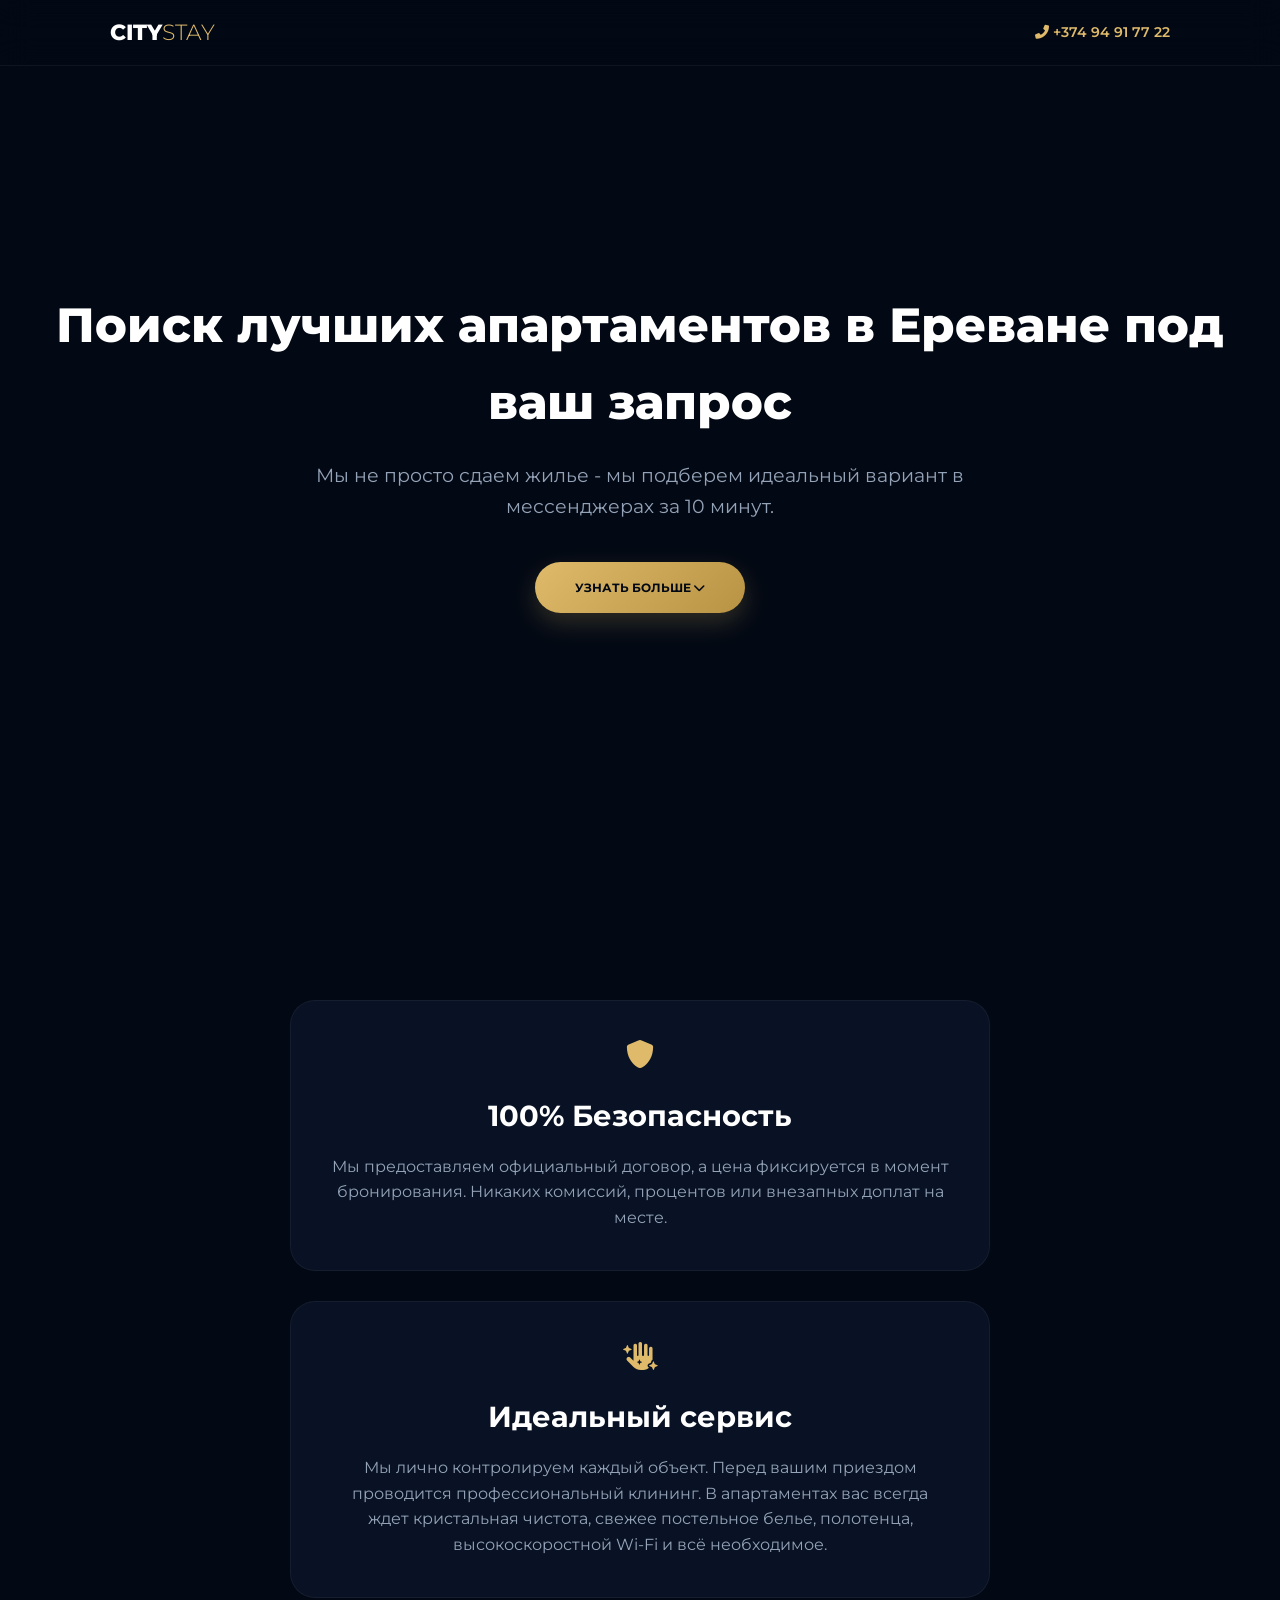
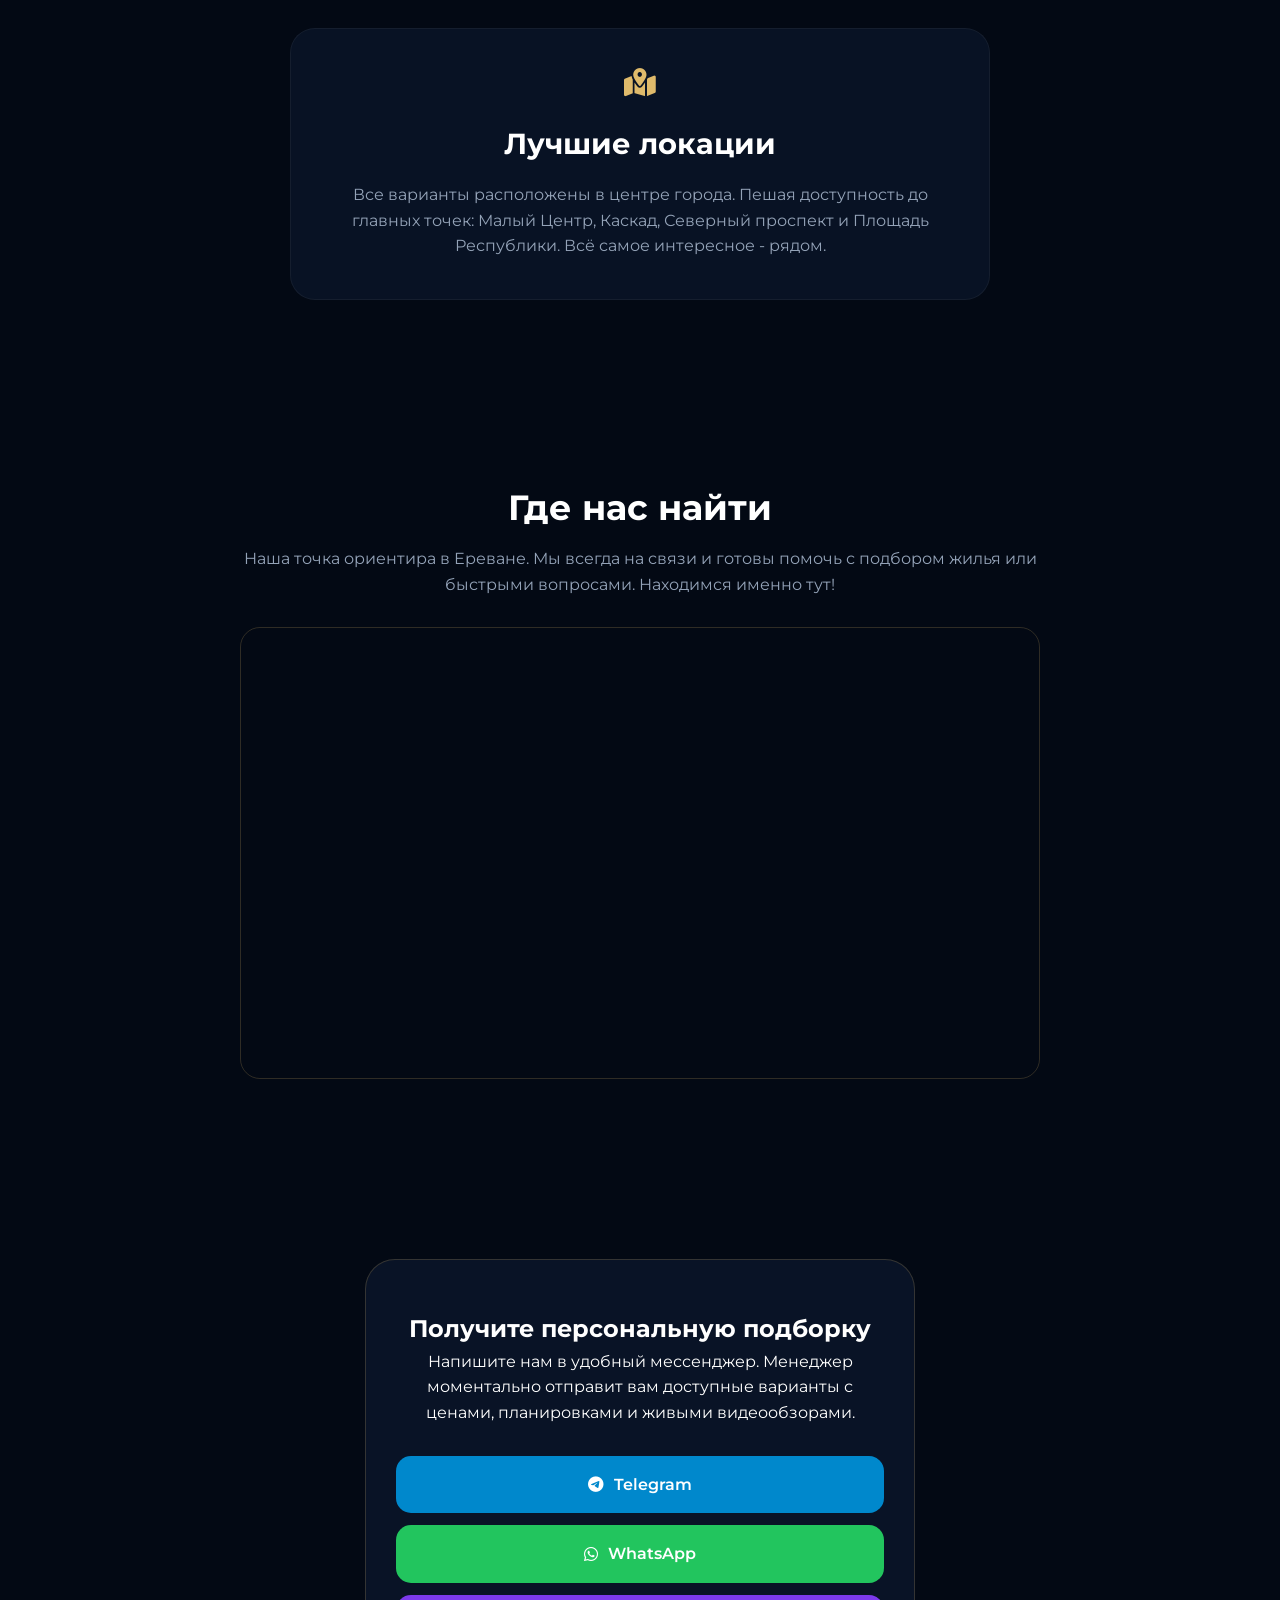
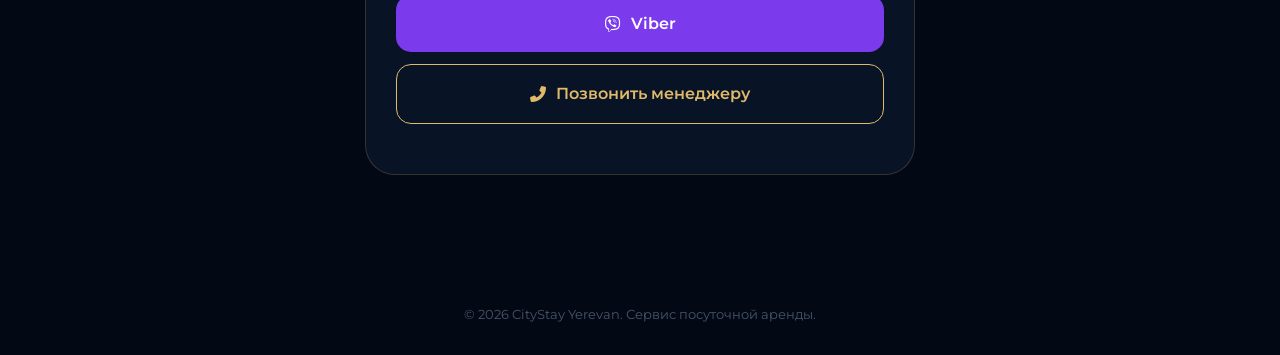
<file: index.html>
<!DOCTYPE html>
<html lang="ru">
<head>
    <meta charset="UTF-8">
    <meta name="viewport" content="width=device-width, initial-scale=1.0">
    <title>CityStay Yerevan - Аренда уютных квартир</title>
    <link rel="preconnect" href="https://fonts.googleapis.com">
    <link rel="preconnect" href="https://fonts.gstatic.com" crossorigin>
    <link href="https://fonts.googleapis.com/css2?family=Montserrat:wght@300;400;500;600;700;800&display=swap" rel="stylesheet">
    <link rel="stylesheet" href="style.css">
    <link rel="stylesheet" href="https://cdnjs.cloudflare.com/ajax/libs/font-awesome/6.0.0/css/all.min.css">
</head>
<body>

    <header class="navbar">
        <div class="nav-container">
            <a href="#" class="logo-text">City<span>Stay</span></a>
            <a href="tel:+37494917722" class="nav-phone"><i class="fas fa-phone-alt"></i> +374 94 91 77 22</a>
        </div>
    </header>

    <section class="hero-screen">
        <div class="hero-content">
            <h1 class="fade-in-up">Поиск лучших апартаментов в Ереване под ваш запрос</h1>
            <p class="hero-subtitle fade-in-up delay-1">Мы не просто сдаем жилье - мы подберем идеальный вариант в мессенджерах за 10 минут.</p>
            <a href="#features-section" class="btn-gold fade-in-up delay-2">Узнать больше <i class="fas fa-chevron-down"></i></a>
        </div>
    </section>

    <section id="features-section" class="features-container-fluid">
        <div class="features-wrapper">
            
            <div class="scroll-card reveal-box">
                <div class="icon-box">
                    <i class="fas fa-shield-alt gold-icon"></i>
                </div>
                <h2>100% Безопасность</h2>
                <p>Мы предоставляем официальный договор, а цена фиксируется в момент бронирования. Никаких комиссий, процентов или внезапных доплат на месте.</p>
            </div>

            <div class="scroll-card reveal-box">
                <div class="icon-box">
                    <i class="fas fa-hand-sparkles gold-icon"></i>
                </div>
                <h2>Идеальный сервис</h2>
                <p>Мы лично контролируем каждый объект. Перед вашим приездом проводится профессиональный клининг. В апартаментах вас всегда ждет кристальная чистота, свежее постельное белье, полотенца, высокоскоростной Wi-Fi и всё необходимое.</p>
            </div>

            <div class="scroll-card reveal-box">
                <div class="icon-box">
                    <i class="fas fa-map-marked-alt gold-icon"></i>
                </div>
                <h2>Лучшие локации</h2>
                <p>Все варианты расположены в центре города. Пешая доступность до главных точек: Малый Центр, Каскад, Северный проспект и Площадь Республики. Всё самое интересное - рядом.</p>
            </div>

        </div>
    </section>

    <section class="map-section">
        <div class="map-container reveal-box">
            <h2>Где нас найти</h2>
            <p>Наша точка ориентира в Ереване. Мы всегда на связи и готовы помочь с подбором жилья или быстрыми вопросами. Находимся именно тут!</p>
            <div class="map-wrapper">
                <iframe src="https://yandex.ru/map-widget/v1/?ll=44.512176%2C40.164821&z=17&l=map&pt=44.512176,40.164821,pm2dol" width="100%" height="450" frameborder="0" allowfullscreen="true"></iframe>
            </div>
        </div>
    </section>

    <section id="contact" class="contact-screen">
        <div class="booking-card reveal-box">
            <h2>Получите персональную подборку</h2>
            <p>Напишите нам в удобный мессенджер. Менеджер моментально отправит вам доступные варианты с ценами, планировками и живыми видеообзорами.</p>
            
            <div class="social-links">
                <a href="https://t.me/CityStayErevan" target="_blank" class="social-btn telegram">
                    <i class="fab fa-telegram-plane"></i> Telegram
                </a>
                <a href="https://wa.me/37494917722" target="_blank" class="social-btn whatsapp">
                    <i class="fab fa-whatsapp"></i> WhatsApp
                </a>
                <a href="viber://chat?number=%2B37494917722" class="social-btn viber">
                    <i class="fab fa-viber"></i> Viber
                </a>
                <a href="tel:+37494917722" class="social-btn phone">
                    <i class="fas fa-phone-alt"></i> Позвонить менеджеру
                </a>
            </div>
        </div>
    </section>

    <footer>
        <p>&copy; 2026 CityStay Yerevan. Сервис посуточной аренды.</p>
    </footer>

    <script>
        const observer = new IntersectionObserver((entries) => {
            entries.forEach((entry) => {
                if (entry.isIntersecting) {
                    entry.target.classList.add('active');
                }
            });
        }, { threshold: 0.10 });

        document.querySelectorAll('.reveal-box').forEach((box) => {
            observer.observe(box);
        });
    </script>
</body>
</html>
</file>
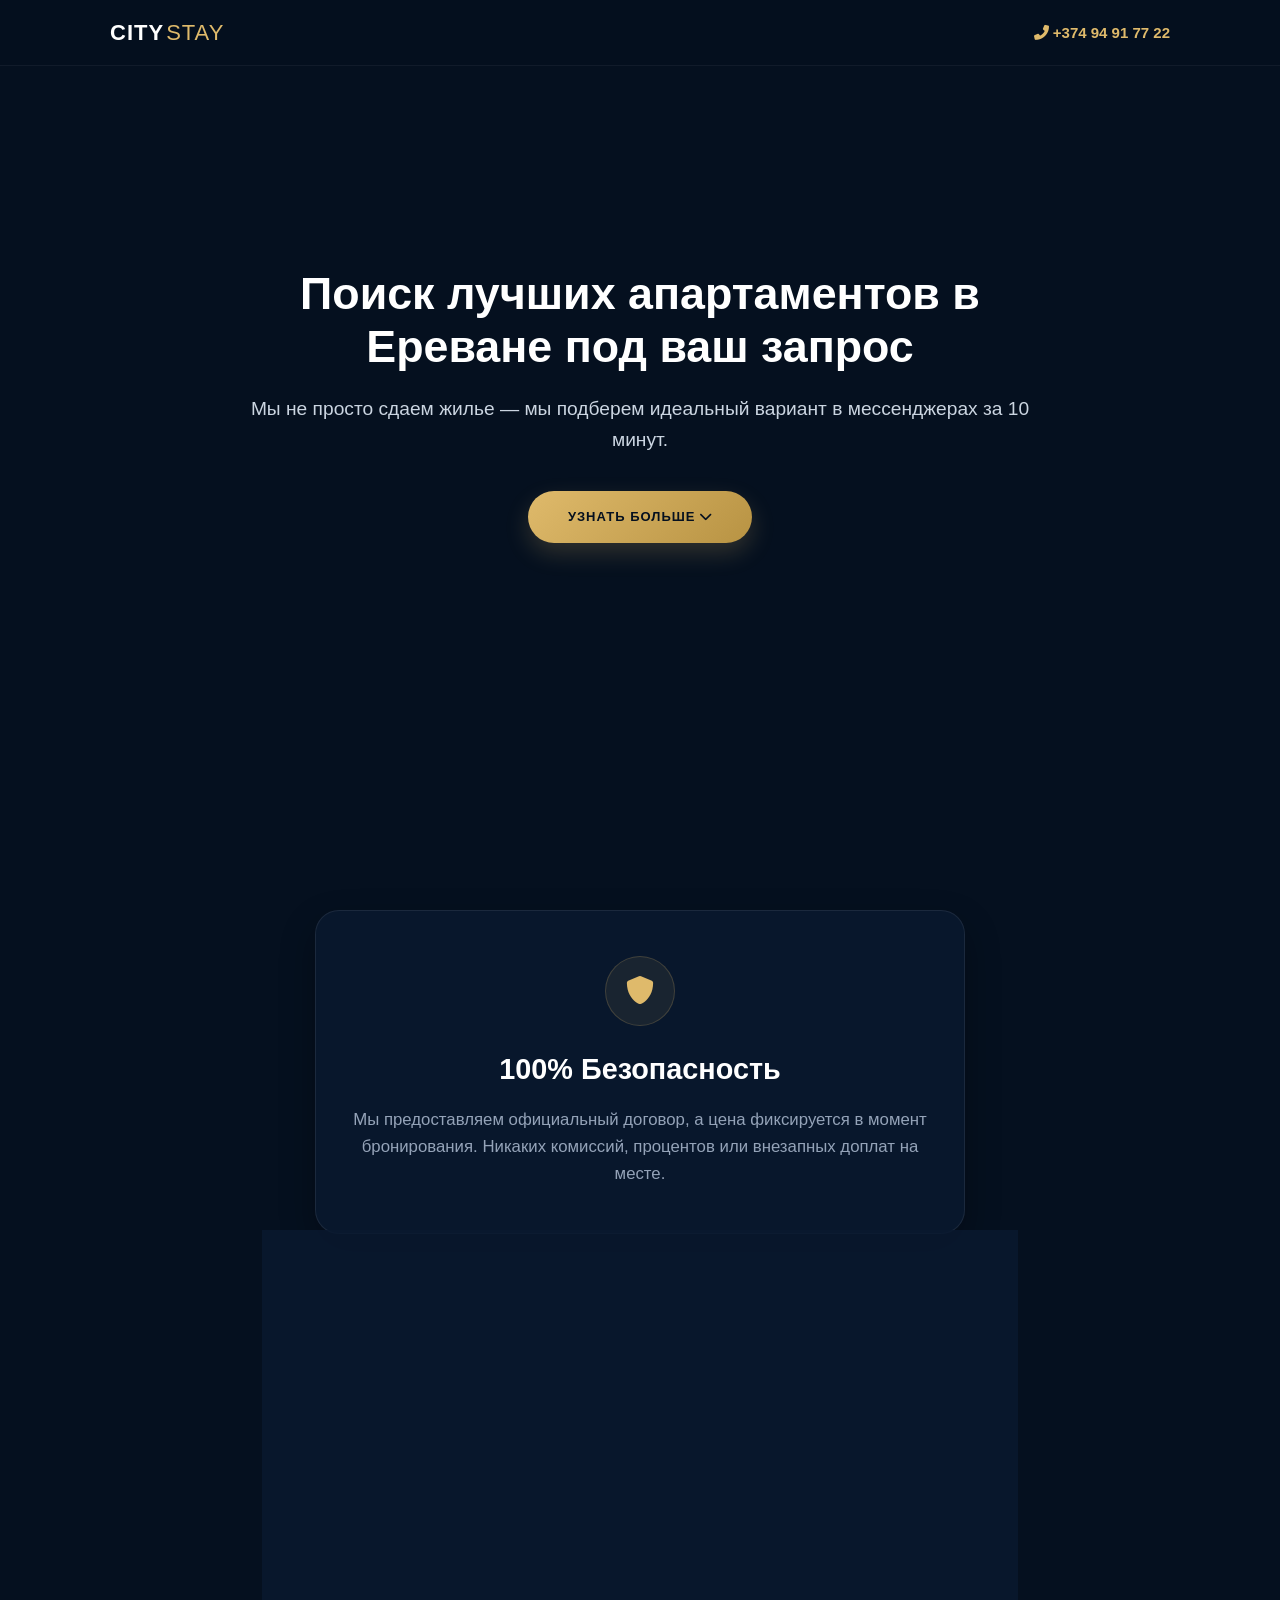
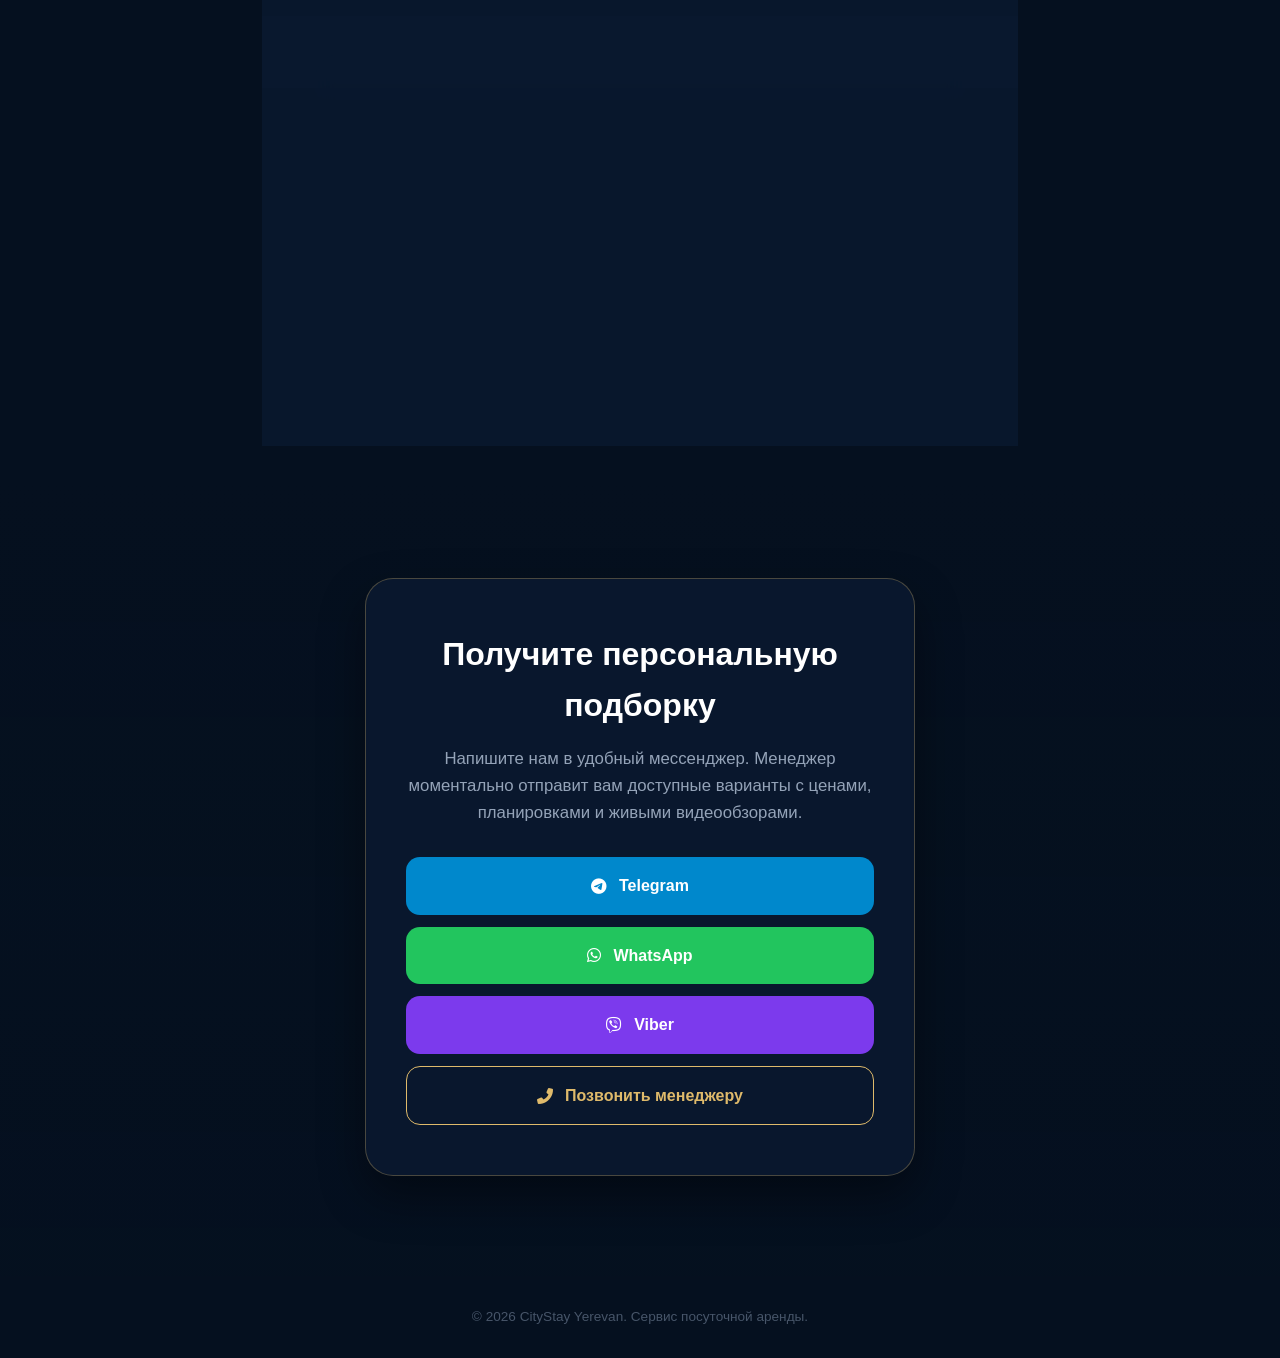
<file: citystay_site/index.html>
<!DOCTYPE html>
<html lang="ru">
<head>
    <meta charset="UTF-8">
    <meta name="viewport" content="width=device-width, initial-scale=1.0">
    <title>CityStay Yerevan — Аренда уютных квартир</title>
    <link rel="stylesheet" href="style.css">
    <link rel="stylesheet" href="https://cdnjs.cloudflare.com/ajax/libs/font-awesome/6.0.0/css/all.min.css">
</head>
<body>

    <!-- Шапка с текстовым логотипом -->
    <header class="navbar">
        <div class="nav-container">
            <a href="#" class="logo-text">City<span>Stay</span></a>
            <a href="tel:+37494917722" class="nav-phone"><i class="fas fa-phone-alt"></i> +374 94 91 77 22</a>
        </div>
    </header>

    <!-- Главный экран -->
    <section class="hero-screen">
        <div class="hero-content">
            <h1 class="fade-in-up">Поиск лучших апартаментов в Ереване под ваш запрос</h1>
            <p class="hero-subtitle fade-in-up delay-1">Мы не просто сдаем жилье — мы подберем идеальный вариант в мессенджерах за 10 минут.</p>
            <a href="#features-section" class="btn-gold fade-in-up delay-2">Узнать больше <i class="fas fa-chevron-down"></i></a>
        </div>
    </section>

    <!-- Блок преимуществ -->
    <section id="features-section" class="features-container-fluid">
        <div class="features-wrapper">
            
            <!-- Карточка 1 -->
            <div class="scroll-card reveal-box">
                <div class="icon-box">
                    <i class="fas fa-shield-alt gold-icon"></i>
                </div>
                <h2>100% Безопасность</h2>
                <p>Мы предоставляем официальный договор, а цена фиксируется в момент бронирования. Никаких комиссий, процентов или внезапных доплат на месте.</p>
            </div>

            <!-- Карточка 2 -->
            <div class="scroll-card reveal-box">
                <div class="icon-box">
                    <i class="fas fa-hand-sparkles gold-icon"></i>
                </div>
                <h2>Идеальный сервис</h2>
                <p>Мы лично контролируем каждый объект. Перед вашим приездом проводится профессиональный клининг. В апартаментах вас всегда ждет кристальная чистота, свежее постельное белье, полотенца, высокоскоростной Wi-Fi, стиральная машина и всё необходимое.</p>
            </div>

            <!-- Карточка 3 -->
            <div class="scroll-card reveal-box">
                <div class="icon-box">
                    <i class="fas fa-map-marked-alt gold-icon"></i>
                </div>
                <h2>Лучшие локации</h2>
                <p>Все квартиры расположены в центре Еревана. Пешая доступность до главных точек: Малый Центр, Каскад, Северный проспект и Площадь Республики. Всё самое интересное - рядом.</p>
            </div>

        </div>
    </section>

    <!-- Финальный экран: Контакты -->
    <section id="contact" class="contact-screen">
        <div class="booking-card reveal-box">
            <h2>Получите персональную подборку</h2>
            <p>Напишите нам в удобный мессенджер. Менеджер моментально отправит вам доступные варианты с ценами, планировками и живыми видеообзорами.</p>
            
            <div class="social-links">
                <a href="https://t.me/CityStayErevan" target="_blank" class="social-btn telegram">
                    <i class="fab fa-telegram-plane"></i> Telegram
                </a>
                <a href="https://wa.me/37494917722" target="_blank" class="social-btn whatsapp">
                    <i class="fab fa-whatsapp"></i> WhatsApp
                </a>
                <a href="viber://chat?number=%2B37494917722" class="social-btn viber">
                    <i class="fab fa-viber"></i> Viber
                </a>
                <a href="tel:+37494917722" class="social-btn phone">
                    <i class="fas fa-phone-alt"></i> Позвонить менеджеру
                </a>
            </div>
        </div>
    </section>

    <footer>
        <p>&copy; 2026 CityStay Yerevan. Сервис посуточной аренды.</p>
    </footer>

    <!-- Скрипт плавного проявления -->
    <script>
        const observer = new IntersectionObserver((entries) => {
            entries.forEach((entry) => {
                if (entry.isIntersecting) {
                    entry.target.classList.add('active');
                }
            });
        }, { threshold: 0.15 });

        document.querySelectorAll('.reveal-box').forEach((box) => {
            observer.observe(box);
        });
    </script>
</body>
</html>
</file>
<file: style.css>
* {
    box-sizing: border-box;
    margin: 0;
    padding: 0;
    font-family: 'Montserrat', sans-serif;
    scroll-behavior: smooth;
}

body {
    background-color: #030914;
    color: #ffffff;
    line-height: 1.6;
    overflow-x: hidden;
}

/* Навигация */
.navbar {
    position: fixed;
    top: 0;
    width: 100%;
    background: rgba(3, 9, 20, 0.8);
    backdrop-filter: blur(15px);
    -webkit-backdrop-filter: blur(15px);
    z-index: 1000;
    border-bottom: 1px solid rgba(255, 255, 255, 0.05);
}

.nav-container {
    max-width: 1100px;
    margin: 0 auto;
    display: flex;
    justify-content: space-between;
    align-items: center;
    padding: 15px 20px;
}

.logo-text {
    font-size: 22px;
    font-weight: 800;
    text-decoration: none;
    color: #ffffff;
    text-transform: uppercase;
}

.logo-text span { color: #dfba6b; font-weight: 300; }

.nav-phone { color: #dfba6b; text-decoration: none; font-weight: 600; font-size: 14px; }

/* Hero */
.hero-screen {
    height: 100vh;
    display: flex;
    align-items: center;
    justify-content: center;
    text-align: center;
    padding: 0 20px;
    background: linear-gradient(to bottom, rgba(3, 9, 20, 0.5), #030914), 
                url('https://images.unsplash.com/photo-1522708323590-d24dbb6b0267?q=80&w=1920') center/cover no-repeat;
}

.hero-content h1 { font-size: 3rem; font-weight: 800; margin-bottom: 20px; }
.hero-subtitle { font-size: 1.2rem; color: #94a3b8; margin-bottom: 40px; max-width: 650px; margin-left: auto; margin-right: auto; }

.btn-gold {
    display: inline-block;
    background: linear-gradient(135deg, #dfba6b 0%, #b89343 100%);
    color: #030914;
    padding: 16px 40px;
    border-radius: 50px;
    text-decoration: none;
    font-weight: 700;
    font-size: 12px;
    text-transform: uppercase;
    box-shadow: 0 10px 25px rgba(223, 186, 107, 0.2);
    transition: 0.3s;
}
.btn-gold:hover { transform: translateY(-3px); box-shadow: 0 12px 30px rgba(223, 186, 107, 0.4); }

/* Преимущества */
.features-container-fluid {
    padding: 100px 20px;
    background: linear-gradient(to bottom, #030914, rgba(3, 9, 20, 0.9), #030914), 
                url('https://images.unsplash.com/photo-1502672260266-1c1ef2d93688?q=80&w=1920') center/cover fixed no-repeat;
}

.features-wrapper { max-width: 700px; margin: 0 auto; display: flex; flex-direction: column; gap: 30px; }

.scroll-card {
    background: rgba(10, 22, 41, 0.8);
    border: 1px solid rgba(255, 255, 255, 0.05);
    padding: 40px;
    border-radius: 25px;
    text-align: center;
}

.icon-box { margin-bottom: 20px; }
.gold-icon { font-size: 28px; color: #dfba6b; }
.scroll-card h2 { font-size: 1.8rem; margin-bottom: 15px; }
.scroll-card p { color: #94a3b8; font-size: 1rem; }

/* Карта */
.map-section { padding: 80px 20px; background-color: #030914; display: flex; justify-content: center; }
.map-container { max-width: 800px; width: 100%; text-align: center; }
.map-container h2 { font-size: 2.2rem; margin-bottom: 10px; }
.map-container p { color: #94a3b8; margin-bottom: 30px; }
.map-wrapper { border-radius: 20px; overflow: hidden; border: 1px solid rgba(223, 186, 107, 0.2); }
.map-wrapper iframe { display: block; filter: invert(90%) hue-rotate(180deg) brightness(95%); }

/* Контакты */
.contact-screen {
    padding: 100px 20px; display: flex; justify-content: center;
    background: linear-gradient(to bottom, #030914, rgba(3, 9, 20, 0.95)), 
                url('https://images.unsplash.com/photo-1560448204-e02f11c3d0e2?q=80&w=1920') center/cover no-repeat;
}

.booking-card {
    background: rgba(10, 22, 41, 0.9); border: 1px solid rgba(223, 186, 107, 0.2);
    padding: 50px 30px; border-radius: 30px; max-width: 550px; width: 100%; text-align: center;
}

.social-links { display: flex; flex-direction: column; gap: 12px; margin-top: 30px; }
.social-btn {
    display: flex; align-items: center; justify-content: center; gap: 10px;
    padding: 16px; border-radius: 15px; text-decoration: none; color: #fff; font-weight: 600;
}
.telegram { background-color: #0088cc; }
.whatsapp { background-color: #22c55e; }
.viber { background-color: #7c3aed; }
.phone { background-color: transparent; border: 1px solid #dfba6b; color: #dfba6b; }

/* Анимации */
.reveal-box { opacity: 0; transform: translateY(30px); transition: 0.6s ease; }
.reveal-box.active { opacity: 1; transform: translateY(0); }

.fade-in-up { opacity: 0; transform: translateY(20px); animation: fadeInUp 0.6s forwards; }
@keyframes fadeInUp { to { opacity: 1; transform: translateY(0); } }
.delay-1 { animation-delay: 0.2s; }
.delay-2 { animation-delay: 0.4s; }

footer { text-align: center; padding: 30px; color: #475569; font-size: 0.8rem; }

@media (max-width: 768px) {
    .hero-content h1 { font-size: 2rem; }
    .map-wrapper iframe { height: 300px; }
}
</file>
<file: citystay_site/style.css>
* {
    box-sizing: border-box;
    margin: 0;
    padding: 0;
    font-family: -apple-system, BlinkMacSystemFont, "Segoe UI", Roboto, Arial, sans-serif;
    scroll-behavior: smooth;
}

body {
    background-color: #05101f;
    color: #ffffff;
    line-height: 1.6;
    overflow-x: hidden;
}

/* Навигация */
.navbar {
    position: fixed;
    top: 0;
    width: 100%;
    background: rgba(5, 16, 31, 0.85);
    backdrop-filter: blur(15px);
    -webkit-backdrop-filter: blur(15px);
    z-index: 1000;
    border-bottom: 1px solid rgba(255, 255, 255, 0.05);
}

.nav-container {
    max-width: 1100px;
    margin: 0 auto;
    display: flex;
    justify-content: space-between;
    align-items: center;
    padding: 15px 20px;
}

/* Текстовый логотип взамен битой картинки */
.logo-text {
    font-size: 22px;
    font-weight: 800;
    text-decoration: none;
    color: #ffffff;
    letter-spacing: 1px;
    text-transform: uppercase;
}

.logo-text span {
    color: #dfba6b;
    font-weight: 300;
    margin-left: 2px;
}

.nav-phone { 
    color: #dfba6b; 
    text-decoration: none; 
    font-weight: 600; 
    font-size: 15px; 
}

/* Первый экран (Hero) */
.hero-screen {
    height: 90vh;
    display: flex;
    align-items: center;
    justify-content: center;
    text-align: center;
    padding: 0 20px;
    background: linear-gradient(to bottom, rgba(5, 16, 31, 0.5), #05101f), 
                url('https://images.unsplash.com/photo-1522708323590-d24dbb6b0267?q=80&w=1920') center/cover no-repeat;
}

.hero-content { max-width: 800px; }
.hero-content h1 {
    font-size: 2.8rem;
    font-weight: 800;
    line-height: 1.2;
    margin-bottom: 20px;
    color: #ffffff;
}
.hero-subtitle { font-size: 1.2rem; color: #cbd5e1; margin-bottom: 35px; }

.btn-gold {
    display: inline-block;
    background: linear-gradient(135deg, #dfba6b 0%, #b89343 100%);
    color: #05101f;
    padding: 16px 40px;
    border-radius: 50px;
    text-decoration: none;
    font-weight: 700;
    text-transform: uppercase;
    font-size: 13px;
    letter-spacing: 1px;
    box-shadow: 0 10px 25px rgba(223, 186, 107, 0.2);
    transition: all 0.3s ease;
}
.btn-gold:hover { transform: translateY(-2px); box-shadow: 0 12px 30px rgba(223, 186, 107, 0.4); }

/* Блок карточек на фоне жилья */
.features-container-fluid {
    padding: 100px 20px;
    background: linear-gradient(to bottom, #05101f, rgba(5, 16, 31, 0.85), #05101f), 
                url('https://images.unsplash.com/photo-1502672260266-1c1ef2d93688?q=80&w=1920') center/cover fixed no-repeat;
}

.features-wrapper {
    max-width: 650px;
    margin: 0 auto;
    display: flex;
    flex-direction: column;
    gap: 35px;
}

/* Стеклянные карточки */
.scroll-card {
    background: rgba(10, 25, 47, 0.85);
    border: 1px solid rgba(255, 255, 255, 0.08);
    backdrop-filter: blur(10px);
    -webkit-backdrop-filter: blur(10px);
    padding: 45px 35px;
    border-radius: 24px;
    text-align: center;
    box-shadow: 0 15px 35px rgba(0, 0, 0, 0.3);
}

.icon-box {
    width: 70px;
    height: 70px;
    background: rgba(223, 186, 107, 0.08);
    border: 1px solid rgba(223, 186, 107, 0.2);
    border-radius: 50%;
    display: flex;
    align-items: center;
    justify-content: center;
    margin: 0 auto 20px auto;
}
.gold-icon { font-size: 28px; color: #dfba6b; }

.scroll-card h2 { font-size: 1.8rem; font-weight: 700; margin-bottom: 15px; }
.scroll-card p { color: #94a3b8; font-size: 1.05rem; line-height: 1.6; }

/* Экран контактов */
.contact-screen {
    padding: 100px 20px;
    display: flex;
    justify-content: center;
    background: linear-gradient(to bottom, #05101f, rgba(5, 16, 31, 0.9)), 
                url('https://images.unsplash.com/photo-1560448204-e02f11c3d0e2?q=80&w=1920') center/cover no-repeat;
}

.booking-card {
    background: rgba(10, 25, 47, 0.9);
    border: 1px solid rgba(223, 186, 107, 0.3);
    padding: 50px 40px;
    border-radius: 28px;
    max-width: 550px;
    width: 100%;
    text-align: center;
    box-shadow: 0 20px 45px rgba(0,0,0,0.4);
}
.booking-card h2 { font-size: 2rem; margin-bottom: 15px; }
.booking-card p { color: #94a3b8; font-size: 1.05rem; }

/* Мессенджеры */
.social-links { display: flex; flex-direction: column; gap: 12px; margin-top: 30px; }
.social-btn {
    display: flex;
    align-items: center;
    justify-content: center;
    gap: 12px;
    padding: 16px;
    border-radius: 14px;
    text-decoration: none;
    color: #ffffff;
    font-weight: 600;
    font-size: 1rem;
    transition: all 0.2s ease;
}
.telegram { background-color: #0088cc; }
.whatsapp { background-color: #22c55e; }
.viber { background-color: #7c3aed; }
.phone { background-color: transparent; border: 1px solid #dfba6b; color: #dfba6b; }

.social-btn:hover { transform: translateY(-2px); filter: brightness(1.1); }
.phone:hover { background-color: rgba(223, 186, 107, 0.08); }

/* Анимации скролла */
.reveal-box {
    opacity: 0;
    transform: translateY(40px);
    transition: all 0.6s cubic-bezier(0.25, 1, 0.5, 1);
}
.reveal-box.active {
    opacity: 1;
    transform: translateY(0);
}

/* Начальная анимация загрузки */
.fade-in-up {
    opacity: 0;
    transform: translateY(20px);
    animation: fadeInUpAnim 0.6s ease forwards;
}
.delay-1 { animation-delay: 0.15s; }
.delay-2 { animation-delay: 0.3s; }

@keyframes fadeInUpAnim {
    to { opacity: 1; transform: translateY(0); }
}

footer { text-align: center; padding: 30px; color: #475569; font-size: 0.85rem; background: #05101f; }

@media (max-width: 768px) {
    .hero-content h1 { font-size: 2rem; }
    .scroll-card, .booking-card { padding: 35px 20px; }
    .scroll-card h2 { font-size: 1.5rem; }
}
</file>
